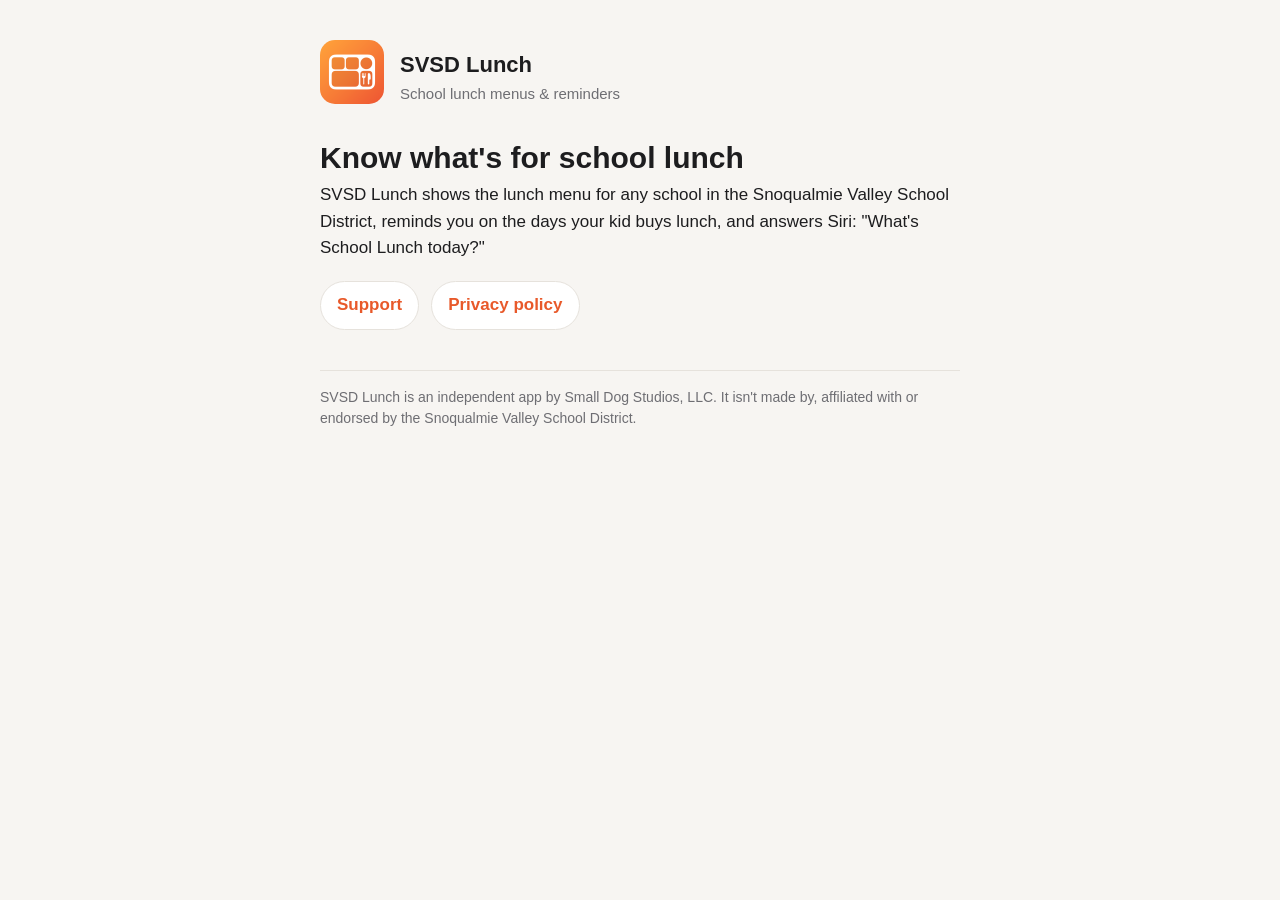
<file: index.html>
<!doctype html>
<html lang="en">
<head>
<meta charset="utf-8">
<meta name="viewport" content="width=device-width, initial-scale=1">
<meta name="apple-itunes-app" content="app-id=6835464927">
<title>SVSD Lunch</title>
<meta name="description" content="School lunch menus, buying-day reminders and Siri answers for Snoqualmie Valley School District schools.">
<link rel="stylesheet" href="style.css">
<link rel="icon" href="icon.png">
</head>
<body>
<main>
<header>
  <a href=""><img src="icon.png" alt=""></a>
  <div><a href=""><div class="name">SVSD Lunch</div></a><div class="tag">School lunch menus &amp; reminders</div></div>
</header>
<h1>Know what's for school lunch</h1>
<p>SVSD Lunch shows the lunch menu for any school in the Snoqualmie Valley School District, reminds you on the days your kid buys lunch, and answers Siri: "What's School Lunch today?"</p>
<div class="links">
  <a href="support/">Support</a>
  <a href="privacy/">Privacy policy</a>
</div>
<footer>SVSD Lunch is an independent app by Small Dog Studios, LLC. It isn't made by, affiliated with or endorsed by the Snoqualmie Valley School District.</footer>
</main>
</body>
</html>
</file>
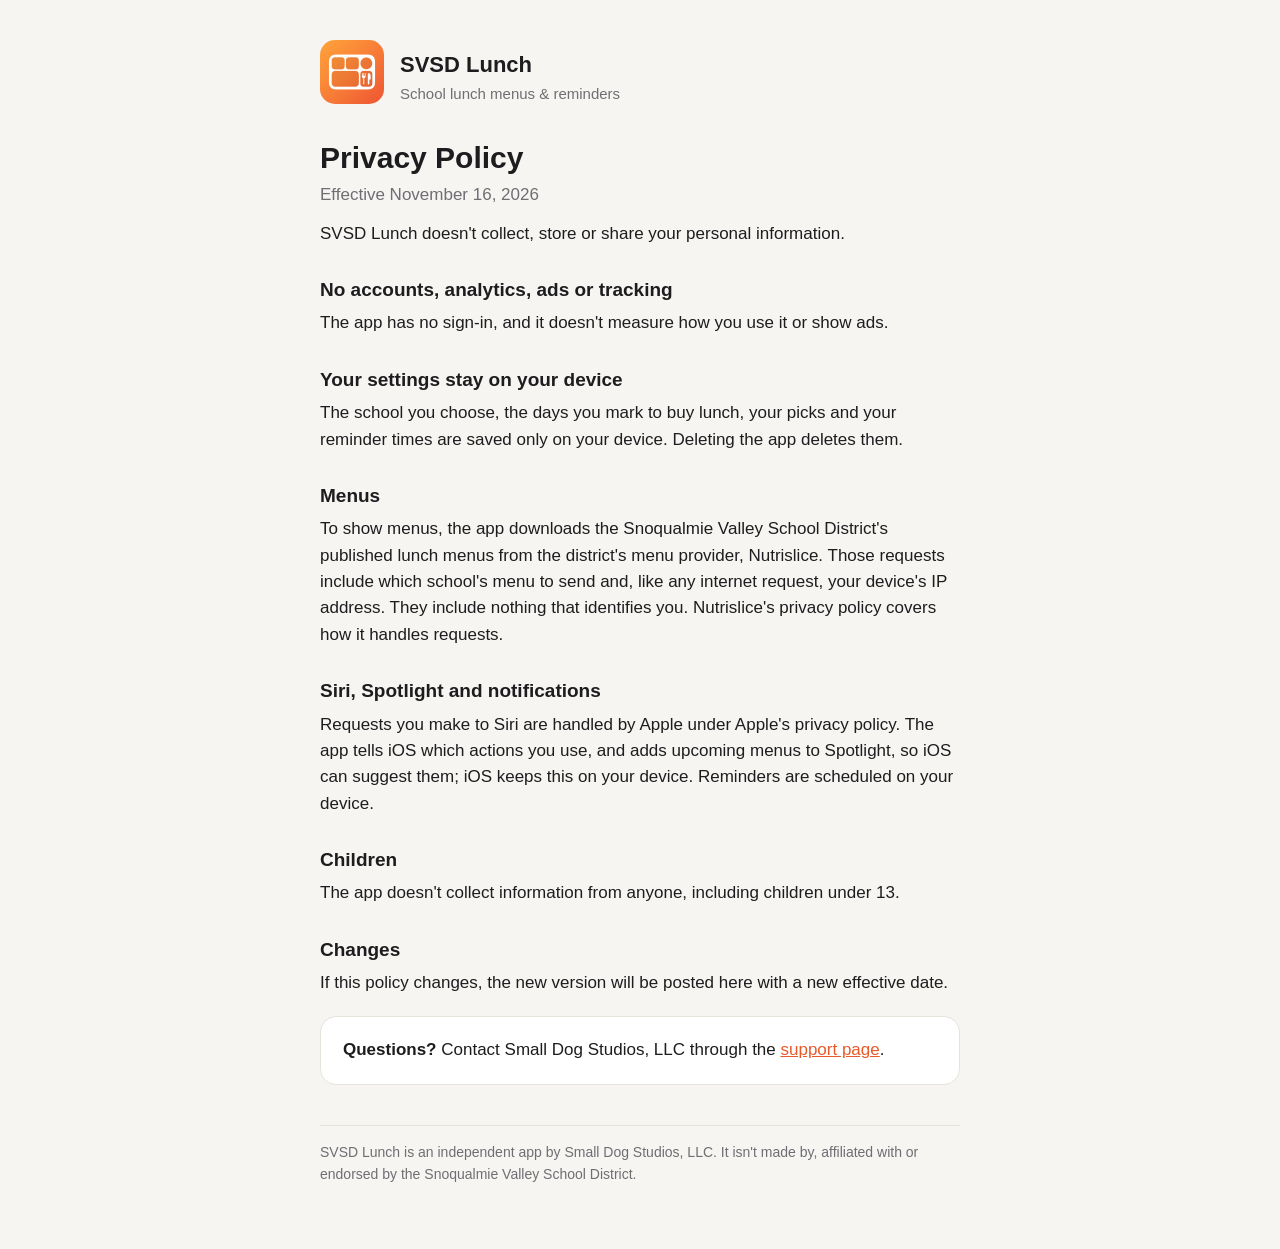
<file: privacy/index.html>
<!doctype html>
<html lang="en">
<head>
<meta charset="utf-8">
<meta name="viewport" content="width=device-width, initial-scale=1">
<meta name="apple-itunes-app" content="app-id=6835464927">
<title>SVSD Lunch Privacy Policy</title>
<meta name="description" content="SVSD Lunch doesn't collect, store or share your personal information.">
<link rel="stylesheet" href="../style.css">
<link rel="icon" href="../icon.png">
</head>
<body>
<main>
<header>
  <a href="../"><img src="../icon.png" alt=""></a>
  <div><a href="../"><div class="name">SVSD Lunch</div></a><div class="tag">School lunch menus &amp; reminders</div></div>
</header>
<h1>Privacy Policy</h1>
<p class="muted">Effective November 16, 2026</p>
<p>SVSD Lunch doesn't collect, store or share your personal information.</p>

<h2>No accounts, analytics, ads or tracking</h2>
<p>The app has no sign-in, and it doesn't measure how you use it or show ads.</p>

<h2>Your settings stay on your device</h2>
<p>The school you choose, the days you mark to buy lunch, your picks and your reminder times are saved only on your device. Deleting the app deletes them.</p>

<h2>Menus</h2>
<p>To show menus, the app downloads the Snoqualmie Valley School District's published lunch menus from the district's menu provider, Nutrislice. Those requests include which school's menu to send and, like any internet request, your device's IP address. They include nothing that identifies you. Nutrislice's privacy policy covers how it handles requests.</p>

<h2>Siri, Spotlight and notifications</h2>
<p>Requests you make to Siri are handled by Apple under Apple's privacy policy. The app tells iOS which actions you use, and adds upcoming menus to Spotlight, so iOS can suggest them; iOS keeps this on your device. Reminders are scheduled on your device.</p>

<h2>Children</h2>
<p>The app doesn't collect information from anyone, including children under 13.</p>

<h2>Changes</h2>
<p>If this policy changes, the new version will be posted here with a new effective date.</p>

<div class="card">
  <p style="margin:0"><strong>Questions?</strong> Contact Small Dog Studios, LLC through the <a href="../support/">support page</a>.</p>
</div>
<footer>SVSD Lunch is an independent app by Small Dog Studios, LLC. It isn't made by, affiliated with or endorsed by the Snoqualmie Valley School District.</footer>
</main>
</body>
</html>
</file>
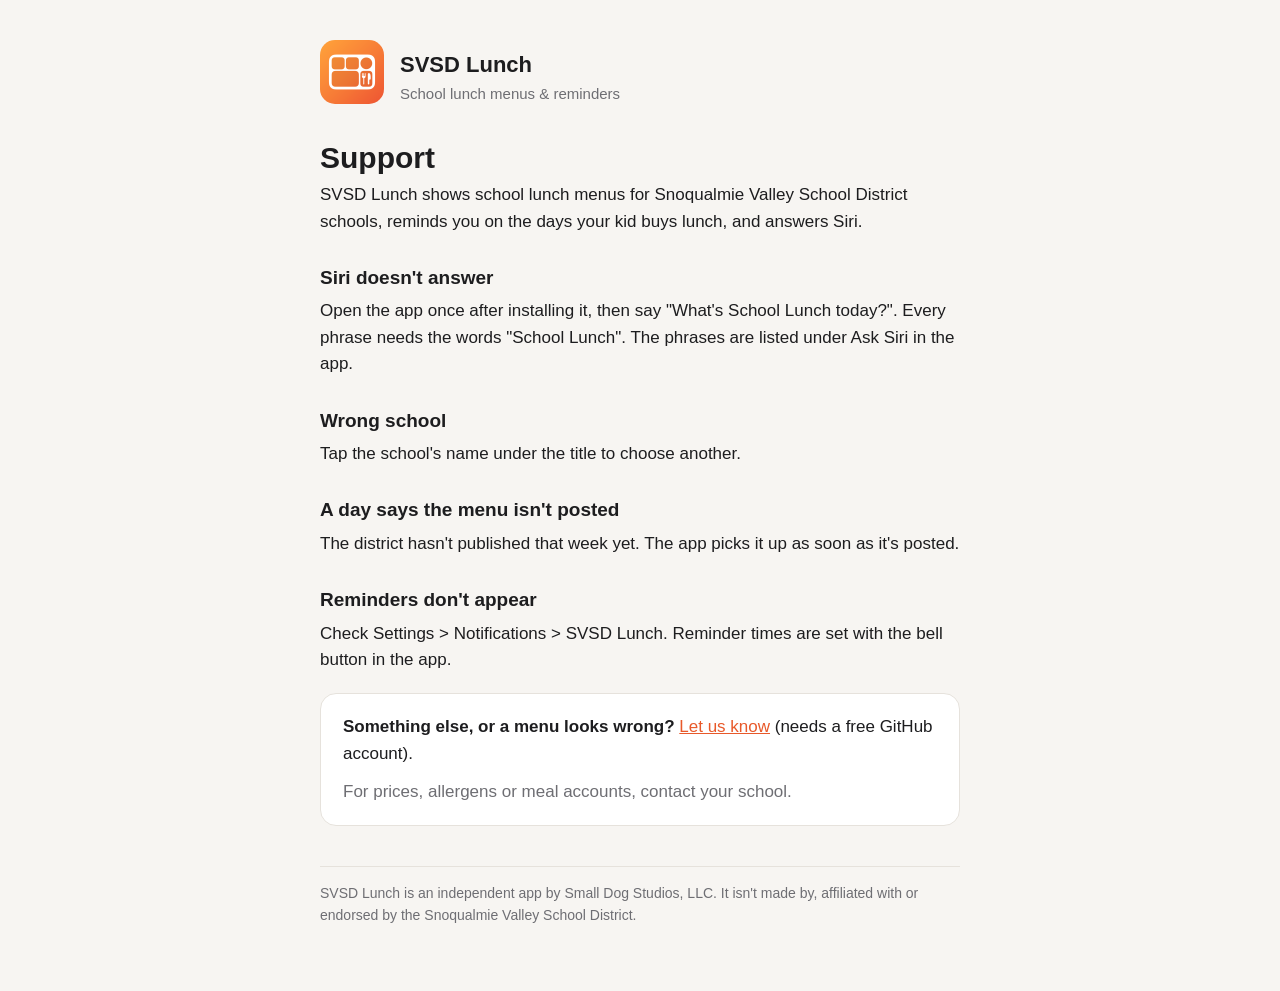
<file: support/index.html>
<!doctype html>
<html lang="en">
<head>
<meta charset="utf-8">
<meta name="viewport" content="width=device-width, initial-scale=1">
<meta name="apple-itunes-app" content="app-id=6835464927">
<title>SVSD Lunch Support</title>
<meta name="description" content="Help with SVSD Lunch.">
<link rel="stylesheet" href="../style.css">
<link rel="icon" href="../icon.png">
</head>
<body>
<main>
<header>
  <a href="../"><img src="../icon.png" alt=""></a>
  <div><a href="../"><div class="name">SVSD Lunch</div></a><div class="tag">School lunch menus &amp; reminders</div></div>
</header>
<h1>Support</h1>
<p>SVSD Lunch shows school lunch menus for Snoqualmie Valley School District schools, reminds you on the days your kid buys lunch, and answers Siri.</p>

<h2>Siri doesn't answer</h2>
<p>Open the app once after installing it, then say "What's School Lunch today?". Every phrase needs the words "School Lunch". The phrases are listed under Ask Siri in the app.</p>

<h2>Wrong school</h2>
<p>Tap the school's name under the title to choose another.</p>

<h2>A day says the menu isn't posted</h2>
<p>The district hasn't published that week yet. The app picks it up as soon as it's posted.</p>

<h2>Reminders don't appear</h2>
<p>Check Settings &gt; Notifications &gt; SVSD Lunch. Reminder times are set with the bell button in the app.</p>

<div class="card">
  <p><strong>Something else, or a menu looks wrong?</strong> <a href="https://github.com/brwnll/svsd-lunch/issues/new">Let us know</a> (needs a free GitHub account).</p>
  <p class="muted" style="margin:0">For prices, allergens or meal accounts, contact your school.</p>
</div>
<footer>SVSD Lunch is an independent app by Small Dog Studios, LLC. It isn't made by, affiliated with or endorsed by the Snoqualmie Valley School District.</footer>
</main>
</body>
</html>
</file>
<file: style.css>
:root {
  --bg: #f7f5f2;
  --card: #ffffff;
  --text: #1d1d1f;
  --muted: #6e6e73;
  --accent: #e8592a;
  --rule: #e6e2dc;
  color-scheme: light dark;
}
@media (prefers-color-scheme: dark) {
  :root {
    --bg: #161514;
    --card: #1f1e1c;
    --text: #f2f0ec;
    --muted: #a19d97;
    --accent: #ff8a57;
    --rule: #34312d;
  }
}
* { box-sizing: border-box; }
body {
  margin: 0;
  background: var(--bg);
  color: var(--text);
  font: 17px/1.55 -apple-system, BlinkMacSystemFont, "Segoe UI", Roboto, Helvetica, Arial, sans-serif;
}
main { max-width: 680px; margin: 0 auto; padding: 40px 20px 64px; }
header { display: flex; align-items: center; gap: 16px; margin-bottom: 28px; }
header img { width: 64px; height: 64px; border-radius: 15px; }
header a { color: inherit; text-decoration: none; }
header .name { font-size: 22px; font-weight: 700; }
header .tag { color: var(--muted); font-size: 15px; }
h1 { font-size: 30px; line-height: 1.2; margin: 0 0 6px; }
h2 { font-size: 19px; margin: 28px 0 6px; }
p, li { margin: 0 0 12px; }
ul { padding-left: 22px; }
a { color: var(--accent); }
.muted { color: var(--muted); }
.card { background: var(--card); border: 1px solid var(--rule); border-radius: 16px; padding: 20px 22px; margin: 20px 0; }
.links { display: flex; flex-wrap: wrap; gap: 12px; margin-top: 20px; }
.links a { display: inline-block; padding: 10px 16px; border-radius: 999px; background: var(--card); border: 1px solid var(--rule); text-decoration: none; font-weight: 600; }
footer { margin-top: 40px; padding-top: 16px; border-top: 1px solid var(--rule); color: var(--muted); font-size: 14px; }
</file>
